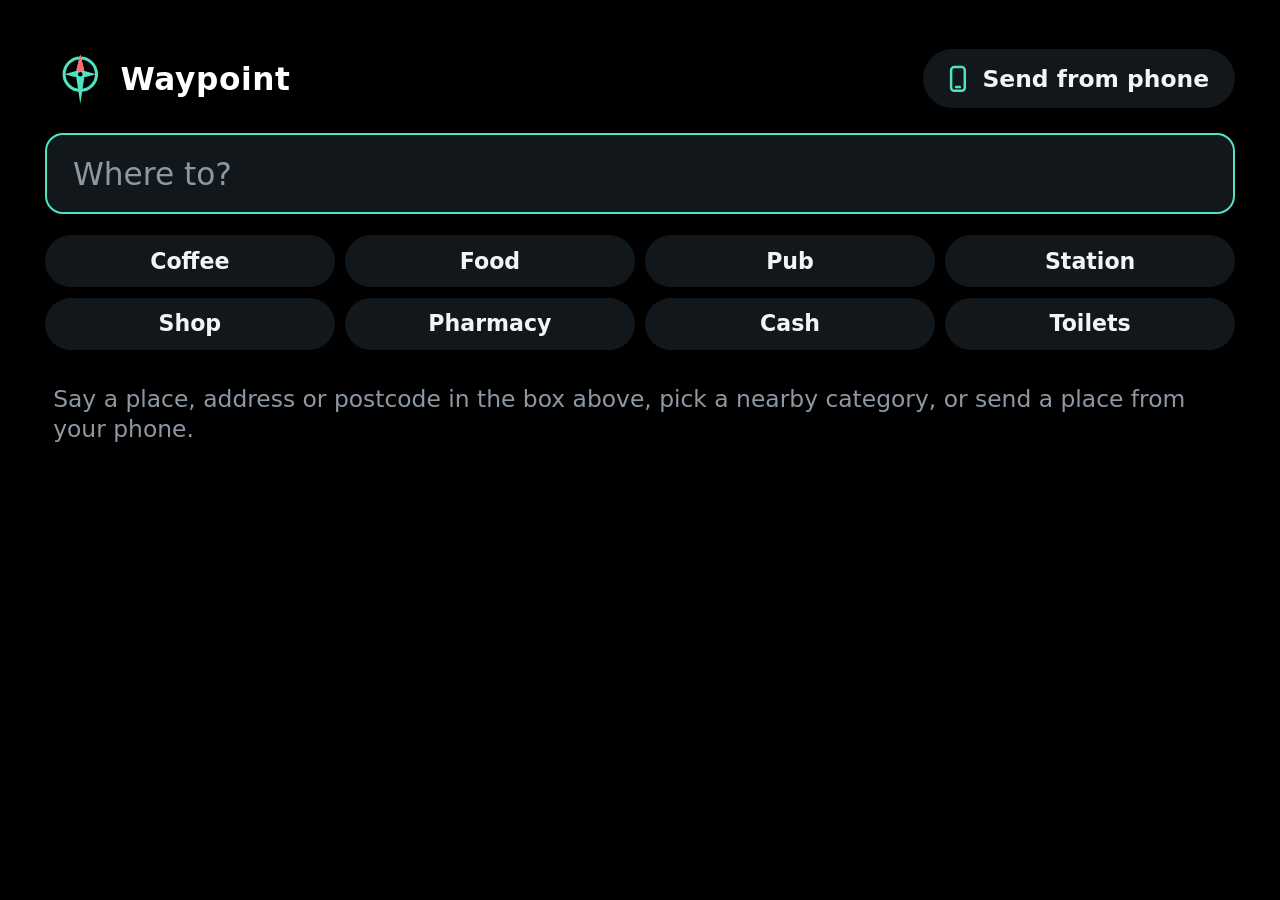
<file: index.html>
<!doctype html>
<html lang="en">
<head>
  <meta charset="utf-8">
  <meta name="viewport" content="width=device-width, initial-scale=1">
  <meta name="application-name" content="Waypoint">
  <meta name="theme-color" content="#000000">
  <!-- Only the site name (never the address, which may hold your backup key) is sent to other sites. -->
  <meta name="referrer" content="strict-origin-when-cross-origin">
  <title>Waypoint</title>
  <link rel="icon" href="icons/favicon.svg" type="image/svg+xml">
  <link rel="apple-touch-icon" href="icons/apple-touch-icon.png">
  <link rel="stylesheet" href="style.css">
</head>
<body>
  <div id="app" class="app-shell">

    <!-- ============ HOME ============ -->
    <section id="screen-home" class="screen" data-screen="home">
      <header class="home-head">
        <button class="brand wait" id="brand-btn" data-action="loc" aria-label="Waypoint. Location: finding you. Select for details.">
          <svg class="brand-mark" viewBox="0 0 64 64" aria-hidden="true"><use href="#logo"/></svg>
          <span class="brand-name">Waypoint</span>
        </button>
        <button class="icon-btn" data-action="phone" aria-label="Send a place from your phone">
          <svg viewBox="0 0 24 24" aria-hidden="true"><rect x="6.5" y="2.5" width="11" height="19" rx="2.5" fill="none" stroke="currentColor" stroke-width="2"/><path d="M10.5 18.5h3" stroke="currentColor" stroke-width="2" stroke-linecap="round"/></svg>
          <span>Send from phone</span>
        </button>
      </header>

      <form id="search-form" class="search" autocomplete="off">
        <label for="search-input" class="sr-only">Where to?</label>
        <input id="search-input" type="search" enterkeyhint="search"
               placeholder="Where to?" aria-label="Where to?">
      </form>

      <div class="chips" id="chips" aria-label="Nearby"></div>

      <div class="scroll" id="home-lists">
        <h2 class="section-label" id="fav-label" hidden>Saved</h2>
        <div id="fav-list" class="list"></div>
        <h2 class="section-label" id="recent-label" hidden>Recent</h2>
        <div id="recent-list" class="list"></div>
        <p id="home-empty" class="hint">Say a place, address or postcode in the box above, pick a nearby category, or send a place from your phone.</p>
      </div>
    </section>

    <!-- ============ RESULTS ============ -->
    <section id="screen-results" class="screen" data-screen="results" hidden>
      <div class="topbar">
        <button class="back" data-action="back" aria-label="Back">‹</button>
        <form id="research-form" class="search grow" autocomplete="off">
          <input id="research-input" type="search" enterkeyhint="search" aria-label="Search again" placeholder="Search again">
        </form>
      </div>
      <p id="results-heard" class="heard" hidden></p>
      <div class="scroll">
        <p id="results-status" class="hint"></p>
        <div id="results-list" class="list"></div>
      </div>
    </section>

    <!-- ============ SEND FROM PHONE ============ -->
    <section id="screen-phone" class="screen" data-screen="phone" hidden>
      <div class="topbar">
        <button class="back" data-action="back" aria-label="Back">‹</button>
        <h1 class="title">Send from phone</h1>
      </div>
      <div class="phone-body">
        <p class="hint">On your phone, open</p>
        <p id="phone-url" class="phone-url"></p>
        <p class="hint">and enter this code:</p>
        <p id="phone-code" class="phone-code"></p>
        <p id="phone-status" class="phone-status"><span class="dot"></span><span id="phone-status-text">Connecting…</span></p>
      </div>
      <div class="actions">
        <button class="btn" data-action="newcode">New code</button>
      </div>
    </section>

    <!-- ============ LOCATION HELP ============ -->
    <section id="screen-loc" class="screen" data-screen="loc" hidden>
      <div class="topbar">
        <button class="back" data-action="back" aria-label="Back">‹</button>
        <h1 class="title">Status</h1>
      </div>
      <div class="scroll" tabindex="0" aria-label="Location details and help">
        <dl id="loc-info" class="kv"></dl>
        <div class="help">
          <p><b>Never finds you?</b> On your iPhone check:</p>
          <ol>
            <li>Settings → Privacy &amp; Security → <b>Location Services</b> on</li>
            <li>Settings → Apps → <b>Meta AI</b> → Location → <b>Always</b>, and <b>Precise Location</b> on</li>
            <li>Settings → Apps → Meta AI → <b>Background App Refresh</b> on</li>
            <li>Bluetooth on, and the Meta AI app open in the background</li>
          </ol>
          <p>Then press Try again. Sending a place from the phone page also passes over your phone's location, so you can start a route either way.</p>
        </div>
      </div>
      <div class="actions">
        <button class="btn primary" data-action="locretry">Try again</button>
      </div>
    </section>

    <!-- ============ PREVIEW ============ -->
    <section id="screen-preview" class="screen" data-screen="preview" hidden>
      <div class="topbar">
        <button class="back" data-action="back" aria-label="Back">‹</button>
        <h1 class="title">Route</h1>
      </div>
      <div class="preview-body">
        <h2 id="pv-name" class="pv-name"></h2>
        <p id="pv-addr" class="pv-addr"></p>
        <div class="pv-stats">
          <div><span id="pv-time" class="big">–</span><span class="small">walk</span></div>
          <div><span id="pv-dist" class="big">–</span><span class="small">distance</span></div>
          <div><span id="pv-eta" class="big">–</span><span class="small">arrive</span></div>
        </div>
        <p id="pv-status" class="hint"></p>
      </div>
      <div class="actions">
        <button id="btn-go" class="btn primary" data-action="go" disabled>Go</button>
        <button id="btn-save" class="btn" data-action="save">☆ Save</button>
      </div>
    </section>

    <!-- ============ NAVIGATE ============ -->
    <section id="screen-nav" class="screen nav" data-screen="nav" hidden>
      <button id="nav-focus" class="nav-focus" aria-label="Navigation. Select for options."></button>
      <div class="instr" id="instr">
        <svg id="instr-icon" class="instr-icon" viewBox="0 0 100 100" aria-hidden="true"></svg>
        <div class="instr-text">
          <div id="instr-dist" class="instr-dist">–</div>
          <div id="instr-street" class="instr-street">Finding you…</div>
        </div>
      </div>
      <div id="peek-tag" class="peek-tag" hidden></div>
      <div class="map-wrap">
        <canvas id="map" aria-hidden="true"></canvas>
        <div id="gps-warn" class="gps-warn" hidden>Weak GPS</div>
      </div>
      <div class="navbar">
        <span id="nav-remaining">–</span>
        <span id="nav-eta">–</span>
      </div>

      <div id="nav-menu" class="menu" hidden>
        <div class="menu-card">
          <button class="btn" data-action="resume">Resume</button>
          <button class="btn" data-action="voice" id="btn-voice">Voice: On</button>
          <button class="btn" data-action="reroute">Re-plan route</button>
          <button class="btn danger" data-action="end">End route</button>
        </div>
      </div>
    </section>

    <!-- ============ ARRIVED ============ -->
    <section id="screen-arrive" class="screen arrive" data-screen="arrive" hidden>
      <svg class="arrive-mark" viewBox="0 0 100 100" aria-hidden="true">
        <circle cx="50" cy="50" r="40" fill="none" stroke="currentColor" stroke-width="6"/>
        <path d="M32 51 l12 12 l24 -26" fill="none" stroke="currentColor" stroke-width="8" stroke-linecap="round" stroke-linejoin="round"/>
      </svg>
      <h1 class="arrive-title">Land ahoy!</h1>
      <p id="arrive-name" class="pv-addr"></p>
      <div class="actions">
        <button class="btn primary" data-action="done">Done</button>
      </div>
    </section>

    <div id="toast" class="toast" role="status" aria-live="polite" hidden></div>
  </div>

  <!-- Logo: a compass rose whose south point is a map pin -->
  <svg width="0" height="0" style="position:absolute" aria-hidden="true">
    <symbol id="logo" viewBox="0 0 64 64">
      <circle cx="32" cy="26" r="19" fill="none" stroke="currentColor" stroke-width="3.6"/>
      <path fill="currentColor" fill-rule="evenodd" d="M32 3L36.6 21.4 32 26 27.4 21.4ZM32 26L36.6 30.6 32 61 27.4 30.6ZM32 26L36 22 50.5 26 36 30ZM32 26L28 22 13.5 26 28 30ZM34.7 26a2.7 2.7 0 1 0-5.4 0a2.7 2.7 0 1 0 5.4 0Z"/>
      <path fill="#ff6b6b" d="M32 3L36.6 21.4 32 23.2 27.4 21.4Z"/>
    </symbol>
  </svg>

  <script src="config.js"></script>
  <script src="search.js"></script>
  <script src="app.js"></script>
</body>
</html>
</file>
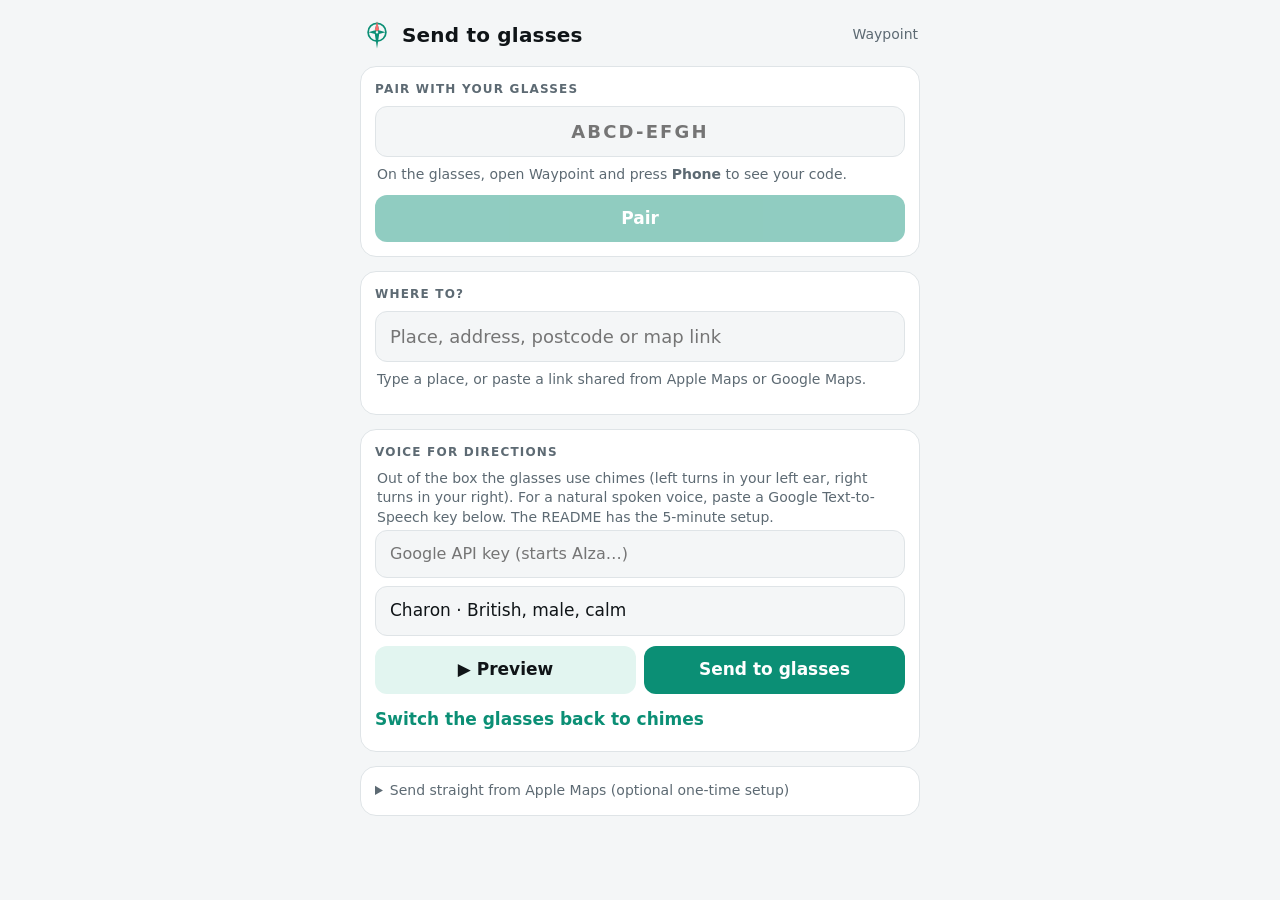
<file: send.html>
<!doctype html>
<html lang="en">
<head>
  <meta charset="utf-8">
  <meta name="viewport" content="width=device-width, initial-scale=1, viewport-fit=cover">
  <meta name="apple-mobile-web-app-capable" content="yes">
  <meta name="apple-mobile-web-app-title" content="Waypoint">
  <meta name="apple-mobile-web-app-status-bar-style" content="black-translucent">
  <meta name="theme-color" content="#0b1012">
  <title>Waypoint – Send to glasses</title>
  <link rel="icon" href="icons/favicon.svg" type="image/svg+xml">
  <link rel="apple-touch-icon" href="icons/apple-touch-icon.png">
  <style>
    :root {
      --bg: #f4f6f7; --card: #ffffff; --text: #0f1417; --dim: #5d6a73; --line: #dfe4e7;
      --accent: #0b8f75; --accent-ink: #ffffff; --accent-soft: #e2f5f0; --warn: #b06a00;
      --radius: 16px;
    }
    @media (prefers-color-scheme: dark) {
      :root:not([data-theme="light"]) {
        --bg: #0b1012; --card: #151c20; --text: #eef2f4; --dim: #8d9aa3; --line: #243037;
        --accent: #4fe3c1; --accent-ink: #00110c; --accent-soft: #10302a; --warn: #ffb547;
      }
    }
    * { box-sizing: border-box; }
    [hidden] { display: none !important; }
    html { -webkit-text-size-adjust: 100%; }
    body {
      margin: 0; background: var(--bg); color: var(--text);
      font: 17px/1.4 system-ui, -apple-system, "Segoe UI", Roboto, sans-serif;
      padding: max(16px, env(safe-area-inset-top)) 16px max(24px, env(safe-area-inset-bottom));
    }
    main { max-width: 560px; margin: 0 auto; display: flex; flex-direction: column; gap: 14px; }
    header { display: flex; align-items: center; gap: 10px; padding: 4px 2px 2px; }
    header svg { width: 30px; height: 30px; color: var(--accent); flex: none; }
    header h1 { font-size: 20px; margin: 0; letter-spacing: 0.01em; }
    header span { color: var(--dim); font-size: 14px; margin-left: auto; }

    .card { background: var(--card); border: 1px solid var(--line); border-radius: var(--radius); padding: 14px; }
    .label { font-size: 12px; font-weight: 600; letter-spacing: 0.1em; text-transform: uppercase; color: var(--dim); margin: 0 0 8px; }

    .pair-row { display: flex; align-items: center; gap: 10px; }
    .pair-code { font-size: 20px; font-weight: 700; letter-spacing: 0.08em; font-variant-numeric: tabular-nums; }
    .pill { display: inline-flex; align-items: center; gap: 6px; font-size: 13px; color: var(--dim); }
    .pill::before { content: ""; width: 8px; height: 8px; border-radius: 50%; background: var(--accent); }
    .link-btn { margin-left: auto; background: none; border: 0; color: var(--accent); font: inherit; font-weight: 600; padding: 6px; cursor: pointer; }

    input[type=text], input[type=search], input[type=password] {
      width: 100%; font: inherit; font-size: 18px; color: var(--text);
      background: var(--bg); border: 1.5px solid var(--line); border-radius: 12px;
      padding: 12px 14px; outline: none; -webkit-appearance: none; appearance: none;
    }
    input:focus, select:focus { border-color: var(--accent); }
    select {
      width: 100%; font: inherit; font-size: 17px; color: var(--text); margin-top: 8px;
      background: var(--bg); border: 1.5px solid var(--line); border-radius: 12px; padding: 12px 14px; -webkit-appearance: none; appearance: none;
    }
    #tts-key { margin-top: 2px; font-size: 16px; }
    #code-input { text-transform: uppercase; letter-spacing: 0.12em; font-weight: 700; text-align: center; }
    .row { display: flex; gap: 8px; margin-top: 10px; }
    .btn {
      flex: 1; border: 0; border-radius: 12px; padding: 12px 14px; font: inherit; font-weight: 650;
      background: var(--accent); color: var(--accent-ink); cursor: pointer;
    }
    .btn.secondary { background: var(--accent-soft); color: var(--text); }
    .btn:disabled { opacity: 0.45; }

    .hint { color: var(--dim); font-size: 14px; margin: 8px 2px 0; }
    .results { list-style: none; margin: 10px 0 0; padding: 0; display: flex; flex-direction: column; }
    .results li + li { border-top: 1px solid var(--line); }
    .res {
      width: 100%; display: flex; align-items: center; gap: 12px; text-align: left;
      background: none; border: 0; padding: 12px 4px; font: inherit; color: inherit; cursor: pointer;
    }
    .res .t { flex: 1; min-width: 0; }
    .res .n { display: block; font-weight: 650; white-space: nowrap; overflow: hidden; text-overflow: ellipsis; }
    .res .s { display: block; color: var(--dim); font-size: 14px; white-space: nowrap; overflow: hidden; text-overflow: ellipsis; }
    .res .d { color: var(--dim); font-size: 14px; flex: none; }
    .res .go { flex: none; font-size: 14px; font-weight: 700; color: var(--accent); }
    .res:active { background: var(--accent-soft); border-radius: 10px; }

    .toast {
      position: fixed; left: 50%; bottom: max(24px, env(safe-area-inset-bottom)); transform: translateX(-50%);
      background: var(--text); color: var(--bg); padding: 12px 18px; border-radius: 999px;
      font-weight: 600; font-size: 15px; box-shadow: 0 6px 24px rgba(0,0,0,0.2); max-width: calc(100% - 32px);
    }
    .toast[hidden] { display: none; }
    details summary { cursor: pointer; color: var(--dim); font-size: 14px; }
    details ol { padding-left: 20px; color: var(--dim); font-size: 14px; margin: 8px 0 0; }
    details code { font-size: 12px; word-break: break-all; color: var(--text); }
  </style>
</head>
<body>
<main>
  <header>
    <svg viewBox="0 0 64 64" aria-hidden="true">
      <circle cx="32" cy="26" r="19" fill="none" stroke="currentColor" stroke-width="3.6"/>
      <path fill="currentColor" fill-rule="evenodd" d="M32 3L36.6 21.4 32 26 27.4 21.4ZM32 26L36.6 30.6 32 61 27.4 30.6ZM32 26L36 22 50.5 26 36 30ZM32 26L28 22 13.5 26 28 30ZM34.7 26a2.7 2.7 0 1 0-5.4 0a2.7 2.7 0 1 0 5.4 0Z"/>
      <path fill="#ff6b6b" d="M32 3L36.6 21.4 32 23.2 27.4 21.4Z"/>
    </svg>
    <h1>Send to glasses</h1>
    <span>Waypoint</span>
  </header>

  <!-- Pairing -->
  <section class="card" id="pair-card">
    <div id="pair-set" hidden>
      <div class="pair-row">
        <div>
          <div class="label" style="margin:0">Paired with glasses</div>
          <div class="pair-code" id="pair-code"></div>
        </div>
        <button class="link-btn" id="pair-change">Change</button>
      </div>
    </div>
    <div id="pair-new" hidden>
      <p class="label">Pair with your glasses</p>
      <input id="code-input" type="text" inputmode="text" autocomplete="off" autocapitalize="characters" spellcheck="false" maxlength="9" placeholder="ABCD-EFGH">
      <p class="hint">On the glasses, open Waypoint and press <b>Phone</b> to see your code.</p>
      <div class="row"><button class="btn" id="pair-save" disabled>Pair</button></div>
    </div>
  </section>

  <!-- Search -->
  <section class="card">
    <p class="label">Where to?</p>
    <form id="form" autocomplete="off">
      <input id="q" type="search" enterkeyhint="search" placeholder="Place, address, postcode or map link" autocomplete="off" autocorrect="off" spellcheck="false">
    </form>
    <p class="hint" id="status">Type a place, or paste a link shared from Apple Maps or Google Maps.</p>
    <ul class="results" id="results"></ul>
    <div class="row" id="text-row" hidden><button class="btn secondary" id="send-text">Let the glasses search for this text</button></div>
  </section>

  <section class="card" id="voice-card">
    <p class="label">Voice for directions</p>
    <p class="hint" style="margin-top:0">Out of the box the glasses use chimes (left turns in your left ear, right turns in your right). For a natural spoken voice, paste a Google Text-to-Speech key below. The README has the 5-minute setup.</p>
    <input id="tts-key" type="password" placeholder="Google API key (starts AIza…)" autocomplete="off" autocapitalize="off" spellcheck="false">
    <select id="tts-voice" aria-label="Voice">
      <option value="en-GB-Chirp3-HD-Charon">Charon · British, male, calm</option>
      <option value="en-GB-Chirp3-HD-Fenrir">Fenrir · British, male, bright</option>
      <option value="en-GB-Chirp3-HD-Orus">Orus · British, male, deep</option>
      <option value="en-GB-Chirp3-HD-Algenib">Algenib · British, male, warm</option>
      <option value="en-GB-Chirp3-HD-Kore">Kore · British, female, clear</option>
      <option value="en-GB-Chirp3-HD-Aoede">Aoede · British, female, light</option>
      <option value="en-GB-Chirp3-HD-Leda">Leda · British, female, young</option>
      <option value="en-GB-Chirp3-HD-Despina">Despina · British, female, smooth</option>
      <option value="en-GB-Neural2-B">Neural2 B · British, male (classic)</option>
      <option value="en-GB-Neural2-C">Neural2 C · British, female (classic)</option>
    </select>
    <div class="row">
      <button class="btn secondary" id="tts-preview">▶ Preview</button>
      <button class="btn" id="tts-send">Send to glasses</button>
    </div>
    <p class="hint" id="tts-status"></p>
    <button class="link-btn" id="tts-remove" style="margin-left:0;padding-left:0">Switch the glasses back to chimes</button>
  </section>

  <section class="card" id="recent-card" hidden>
    <p class="label">Sent recently</p>
    <ul class="results" id="recent"></ul>
  </section>

  <section class="card">
    <details>
      <summary>Send straight from Apple Maps (optional one-time setup)</summary>
      <ol>
        <li>Open the <b>Shortcuts</b> app, tap <b>+</b>, and name it <b>Send to Waypoint</b>.</li>
        <li>Tap the <b>i</b> (or the settings icon), turn on <b>Show in Share Sheet</b>, and set it to receive <b>Locations</b>.</li>
        <li>Add <b>Get Details of Locations</b> → <b>Latitude</b> (from Shortcut Input). Add it again for <b>Longitude</b>, and again for <b>Name</b>.</li>
        <li>Add <b>URL Encode</b> on the <b>Name</b> result.</li>
        <li>Add <b>Open URLs</b> with this text, dropping in the three results where shown:<br>
          <code id="shortcut-url"></code></li>
        <li>In Apple Maps, tap a place → <b>Share</b> → <b>Send to Waypoint</b>, then tap <b>Send</b>.</li>
      </ol>
    </details>
  </section>
</main>
<div class="toast" id="toast" role="status" aria-live="polite" hidden></div>

<script src="config.js"></script>
<script src="search.js"></script>
<script>
(() => {
  'use strict';
  const CFG = window.WAYPOINT_CONFIG || {};
  const RELAY = String(CFG.RELAY_URL || 'https://ntfy.sh').replace(/\/+$/, '');
  const $ = (id) => document.getElementById(id);
  const esc = (s) => String(s ?? '').replace(/[&<>"']/g, (c) => ({ '&': '&amp;', '<': '&lt;', '>': '&gt;', '"': '&quot;', "'": '&#39;' }[c]));
  const store = {
    get(k, d) { try { const v = localStorage.getItem('wps.' + k); return v ? JSON.parse(v) : d; } catch { return d; } },
    set(k, v) { try { localStorage.setItem('wps.' + k, JSON.stringify(v)); } catch {} },
  };
  const metric = CFG.UNITS !== 'imperial';
  const fmtDist = (m) => {
    if (!Number.isFinite(m)) return '';
    if (!metric) { const mi = m / 1609.344; return mi < 0.2 ? Math.round(m * 1.0936 / 10) * 10 + ' yd' : mi.toFixed(mi < 10 ? 1 : 0) + ' mi'; }
    return m < 1000 ? Math.round(m / 10) * 10 + ' m' : (m / 1000).toFixed(m < 10000 ? 1 : 0) + ' km';
  };

  let toastT;
  function toast(msg, ms = 2600) { const t = $('toast'); t.textContent = msg; t.hidden = false; clearTimeout(toastT); toastT = setTimeout(() => { t.hidden = true; }, ms); }

  // ---------- pairing
  const cleanCode = (s) => String(s || '').toUpperCase().replace(/[^0-9A-Z]/g, '');
  let code = store.get('code', '');
  function renderPair() {
    $('pair-set').hidden = !code;
    $('pair-new').hidden = !!code;
    if (code) $('pair-code').textContent = code.slice(0, 4) + '-' + code.slice(4);
  }
  $('code-input').addEventListener('input', (e) => {
    const c = cleanCode(e.target.value).slice(0, 8);
    e.target.value = c.length > 4 ? c.slice(0, 4) + '-' + c.slice(4) : c;
    $('pair-save').disabled = c.length !== 8;
  });
  $('pair-save').addEventListener('click', () => {
    code = cleanCode($('code-input').value).slice(0, 8);
    if (code.length !== 8) return;
    store.set('code', code);
    renderPair();
    send({ q: '', ping: true }, true).then((ok) => toast(ok ? 'Paired. Now pick a place.' : 'Saved, but the glasses relay didn’t answer.'));
    $('q').focus();
  });
  $('pair-change').addEventListener('click', () => { code = ''; store.set('code', ''); $('code-input').value = ''; $('pair-save').disabled = true; renderPair(); $('code-input').focus(); });

  // ---------- sending
  async function send(payload, silent = false, noCache = false) {
    if (!code) { toast('Pair with your glasses first'); $('code-input').focus(); return false; }
    try {
      const body = Object.assign({ v: 1 }, payload);
      if (near && !noCache) body.from = { lat: +near.lat.toFixed(6), lon: +near.lon.toFixed(6), acc: Math.round(near.acc || 50) };
      // noCache: delivered only to glasses that are listening right now, never stored on the relay
      const res = await fetch(`${RELAY}/waypoint-${code.toLowerCase()}${noCache ? '?cache=no' : ''}`, { method: 'POST', body: JSON.stringify(body) });
      if (!res.ok) throw new Error('HTTP ' + res.status);
      if (!silent) {
        toast('Sent to glasses ✓');
        if (navigator.vibrate) navigator.vibrate(30);
      }
      return true;
    } catch (e) {
      toast('Couldn’t send: ' + e.message, 4000);
      return false;
    }
  }

  async function sendPlace(p) {
    const ok = await send({ name: p.name, sub: p.sub || '', lat: +p.lat.toFixed(6), lon: +p.lon.toFixed(6) });
    if (!ok) return;
    const r = [{ name: p.name, sub: p.sub || '', lat: p.lat, lon: p.lon }, ...store.get('recent', []).filter((x) => Math.abs(x.lat - p.lat) > 1e-4 || Math.abs(x.lon - p.lon) > 1e-4)].slice(0, 6);
    store.set('recent', r);
    renderRecent();
  }

  // ---------- results
  function resultItem(p, near) {
    const li = document.createElement('li');
    const d = near ? fmtDist(Number.isFinite(p.dist) ? p.dist : WPSearch.distM(near, p)) : '';
    li.innerHTML = `<button class="res"><span class="t"><span class="n">${esc(p.name)}</span>` +
      (p.sub ? `<span class="s">${esc(p.sub)}</span>` : '') + `</span>` +
      (d ? `<span class="d">${esc(d)}</span>` : '') + `<span class="go">Send</span></button>`;
    li.firstChild.addEventListener('click', () => sendPlace(p));
    return li;
  }

  function renderRecent() {
    const r = store.get('recent', []);
    $('recent-card').hidden = !r.length;
    $('recent').replaceChildren(...r.map((p) => resultItem(p, near)));
  }

  // ---------- location (for "near me" ranking)
  let near = null;
  let locAsked = false;
  function askLocation() {
    if (locAsked || !('geolocation' in navigator)) return;
    locAsked = true;
    navigator.geolocation.getCurrentPosition((pos) => { near = { lat: pos.coords.latitude, lon: pos.coords.longitude, acc: pos.coords.accuracy }; renderRecent(); },
      () => {}, { timeout: 10000, maximumAge: 300000 });
  }

  // ---------- search
  let seq = 0, timer = null;
  async function run(text, full) {
    const my = ++seq;
    text = String(text || '').trim();
    $('text-row').hidden = true;
    if (!text) { $('results').replaceChildren(); $('status').textContent = 'Type a place, or paste a link shared from Apple Maps or Google Maps.'; return; }

    const link = WPSearch.parseMapLink(text);
    if (link && link.short) {
      $('results').replaceChildren();
      $('status').textContent = link.apple
        ? 'That’s a short Apple Maps link, which can’t be opened here. Use the Send to Waypoint shortcut below, or type the place name.'
        : 'Short Google links can’t be opened here. In Google Maps, copy the place’s address and paste that instead.';
      return;
    }
    if (link && Number.isFinite(link.lat)) {
      $('status').textContent = 'Place from your link:';
      $('results').replaceChildren(resultItem(link, near));
      return;
    }
    if (link && link.text) text = link.text;

    $('status').textContent = 'Searching…';
    try {
      let list;
      if (full) { const res = await WPSearch.find(text, near); list = res.results; }
      else list = await WPSearch.live(text, near);
      if (my !== seq) return;
      $('results').replaceChildren(...list.map((p) => resultItem(p, near)));
      $('status').textContent = list.length ? 'Tap a place to send it to your glasses.' : 'No matches yet — keep typing, or press Search.';
      $('text-row').hidden = false;
    } catch (e) {
      if (my !== seq) return;
      $('status').textContent = 'Search failed: ' + e.message;
      $('text-row').hidden = false;
    }
  }

  $('q').addEventListener('focus', askLocation, { once: true });
  $('q').addEventListener('input', (e) => { clearTimeout(timer); timer = setTimeout(() => run(e.target.value, false), 350); });
  $('form').addEventListener('submit', (e) => { e.preventDefault(); clearTimeout(timer); $('q').blur(); run($('q').value, true); });
  $('send-text').addEventListener('click', () => { const t = $('q').value.trim(); if (t) send({ q: t }); });

  // ---------- natural voice
  const ttsKey = $('tts-key'), ttsVoice = $('tts-voice'), ttsStatus = $('tts-status');
  ttsKey.value = store.get('ttsKey', '');
  ttsVoice.value = store.get('ttsVoice', 'en-GB-Chirp3-HD-Charon');
  ttsVoice.addEventListener('change', () => store.set('ttsVoice', ttsVoice.value));
  ttsKey.addEventListener('change', () => store.set('ttsKey', ttsKey.value.trim()));
  let previewAudio = null;
  $('tts-preview').addEventListener('click', async () => {
    const key = ttsKey.value.trim();
    if (!key) { ttsStatus.textContent = 'Paste your Google API key first.'; ttsKey.focus(); return; }
    ttsStatus.textContent = 'Fetching a sample…';
    try {
      const r = await fetch('https://texttospeech.googleapis.com/v1/text:synthesize?key=' + encodeURIComponent(key), {
        method: 'POST', headers: { 'Content-Type': 'application/json' },
        body: JSON.stringify({ input: { text: 'In 60 metres, turn left onto Regent Street.' },
          voice: { languageCode: ttsVoice.value.split('-').slice(0, 2).join('-'), name: ttsVoice.value },
          audioConfig: { audioEncoding: 'MP3', speakingRate: 1.05 } }),
      });
      const j = await r.json();
      if (!r.ok) throw new Error((j.error && j.error.message) || 'HTTP ' + r.status);
      if (previewAudio) previewAudio.pause();
      previewAudio = new Audio('data:audio/mpeg;base64,' + j.audioContent);
      await previewAudio.play();
      ttsStatus.textContent = 'Like it? Tap Send to glasses (with Waypoint open on them).';
      store.set('ttsKey', key);
    } catch (e) {
      ttsStatus.textContent = 'Google said: ' + e.message + (/referer|referrer/i.test(e.message) ? ' (check the website restriction on your key includes this page)' : '');
    }
  });
  $('tts-send').addEventListener('click', async () => {
    const key = ttsKey.value.trim();
    if (!key) { ttsStatus.textContent = 'Paste your Google API key first.'; ttsKey.focus(); return; }
    store.set('ttsKey', key);
    const ok = await send({ voiceKey: key, voiceName: ttsVoice.value }, true, true);
    ttsStatus.textContent = ok ? 'Sent. The glasses should say hello in the new voice. Nothing? Make sure Waypoint is open on them and send again.' : 'Couldn\u2019t send — check your connection.';
  });
  $('tts-remove').addEventListener('click', async () => {
    const ok = await send({ voiceKey: '' }, true, true);
    ttsStatus.textContent = ok ? 'The glasses are back on chimes.' : 'Couldn\u2019t send.';
  });

  // ---------- boot
  const here = location.origin + location.pathname;
  $('shortcut-url').textContent = here + '?lat=[Latitude]&lon=[Longitude]&name=[URL Encoded Text]';
  renderPair();
  renderRecent();
  const qs = new URLSearchParams(location.search);
  const qlat = parseFloat(qs.get('lat')), qlon = parseFloat(qs.get('lon'));
  const incoming = qs.get('text') || qs.get('url');
  if (Number.isFinite(qlat) && Number.isFinite(qlon)) {
    const p = { name: (qs.get('name') || 'Pinned location').trim(), sub: '', lat: qlat, lon: qlon };
    $('status').textContent = 'Place from Apple Maps:';
    $('results').replaceChildren(resultItem(p, near));
    history.replaceState(null, '', location.pathname);
  } else if (incoming) { $('q').value = incoming; askLocation(); run(incoming, true); history.replaceState(null, '', location.pathname); }
  else if (code) setTimeout(() => $('q').focus(), 300);
  if (code) askLocation();   // so the glasses can borrow the phone's position if they need it
})();
</script>
</body>
</html>
</file>
<file: style.css>
/* Waypoint — styled for the Meta Ray-Ban Display (600×600, additive light).
   Black = transparent to the wearer, so the canvas is pure black and only
   the information you need is lit. */

:root {
  --bg: #000;
  --text: #f2f5f7;
  --dim: #8d98a3;
  --accent: #4fe3c1;      /* aqua: bright on an additive display */
  --accent-ink: #00110c;
  --warn: #ffb547;
  --danger: #ff6b6b;
  --surface: #12171b;
  --surface-2: #1c2328;
  --line: #2a333a;
  --radius: 18px;
  --gutter: 5vmin;
  font-size: clamp(16px, 3.6vmin, 26px);
}

* { box-sizing: border-box; }

html, body, #app {
  inline-size: 100%;
  block-size: 100%;
}

body {
  margin: 0;
  background: var(--bg);
  color: var(--text);
  font-family: system-ui, -apple-system, "Segoe UI", Roboto, sans-serif;
  line-height: 1.3;
  overflow: hidden;
  -webkit-font-smoothing: antialiased;
}

.app-shell { position: relative; overflow: hidden; }

.screen {
  position: absolute;
  inset: 0;
  display: flex;
  flex-direction: column;
  padding: var(--gutter);
  gap: 0.8rem;
}
.screen[hidden] { display: none; }

.sr-only {
  position: absolute; width: 1px; height: 1px; overflow: hidden;
  clip: rect(0 0 0 0); white-space: nowrap;
}

button { font: inherit; color: inherit; }

:focus-visible {
  outline: 3px solid var(--accent);
  outline-offset: 2px;
}

/* ---------- brand (doubles as the location status button) ---------- */
:root { --ok: #4cd97b; }
.home-head { display: flex; align-items: center; gap: 0.6rem; }
.brand {
  display: inline-flex; align-items: center; gap: 0.5rem;
  color: var(--accent); background: transparent;
  border: 0; border-radius: 999px;
  padding: 0.25rem 0.9rem 0.25rem 0.3rem;
  cursor: pointer;
}
/* Location status is shown by the colour of the word "Waypoint":
   white = all good (or still finding you), red = a problem — select it for details. */
.brand .brand-name { transition: color 0.4s ease; }
.brand.bad .brand-name { color: var(--danger); }
.brand:focus-visible { outline: 3px solid var(--accent); outline-offset: 2px; }
.brand-mark { width: 2.1rem; height: 2.1rem; }
.brand-name { font-weight: 700; font-size: 1.2rem; letter-spacing: 0.02em; color: #ffffff; }

/* ---------- header buttons, chips ---------- */
.icon-btn {
  margin-left: auto;
  display: inline-flex; align-items: center; gap: 0.35rem;
  border: 0; border-radius: 999px;
  background: var(--surface);
  padding: 0.55rem 1rem 0.55rem 0.8rem;
  font-size: 0.9rem; font-weight: 600; color: var(--text); white-space: nowrap;
  cursor: pointer;
}
.icon-btn svg { width: 1.15rem; height: 1.15rem; color: var(--accent); }

.chips { display: grid; grid-template-columns: repeat(4, 1fr); gap: 0.4rem; }
.chip {
  border: 0; border-radius: 999px;
  background: var(--surface);
  padding: 0.45rem 0.2rem;
  font-size: 0.85rem; font-weight: 600;
  cursor: pointer;
  white-space: nowrap; overflow: hidden; text-overflow: ellipsis;
}
.chip:focus-visible { background: var(--surface-2); color: var(--accent); }

.heard { margin: -0.3rem 0.2rem 0; font-size: 0.85rem; color: var(--dim); }
.heard b { color: var(--text); font-weight: 600; }
.grow { flex: 1 1 auto; }
.topbar .search input { font-size: 1.05rem; padding: 0.5rem 0.9rem; }

/* ---------- location badge + help ---------- */
.kv .dot { width: 0.55rem; height: 0.55rem; border-radius: 50%; background: var(--warn); flex: none; }
.kv { display: grid; grid-template-columns: auto 1fr; gap: 0.3rem 0.8rem; margin: 0.2rem 0.2rem 0.6rem; font-size: 0.9rem; }
.kv dt { color: var(--dim); }
.kv dd { margin: 0; font-weight: 600; }
.help { background: var(--surface); border-radius: var(--radius); padding: 0.6rem 0.9rem; font-size: 0.8rem; }
.scroll:focus-visible { outline: 2px solid var(--line); border-radius: var(--radius); }
.help p { margin: 0.2rem 0; }
.help ol { margin: 0.3rem 0; padding-left: 1.2rem; }
.help li { margin: 0.15rem 0; }

/* ---------- phone pairing ---------- */
.phone-body { flex: 1 1 auto; display: flex; flex-direction: column; justify-content: center; align-items: center; text-align: center; gap: 0.2rem; }
.phone-body .hint { margin: 0.2rem; }
.phone-url { margin: 0; font-size: 1rem; font-weight: 600; color: var(--text); word-break: break-all; }
.phone-code { margin: 0.2rem 0 0.4rem; font-size: 2.8rem; font-weight: 800; letter-spacing: 0.08em; color: var(--accent); font-variant-numeric: tabular-nums; }
.phone-status { display: flex; align-items: center; gap: 0.45rem; font-size: 0.85rem; color: var(--dim); margin: 0.3rem 0 0; }
.phone-status .dot { width: 0.55rem; height: 0.55rem; border-radius: 50%; background: var(--warn); }
.phone-status.on .dot { background: var(--accent); }

/* ---------- search ---------- */
.search input {
  width: 100%;
  font: inherit;
  font-size: 1.2rem;
  color: var(--text);
  background: var(--surface);
  border: 2px solid var(--line);
  border-radius: var(--radius);
  padding: 0.7rem 1rem;
  outline: none;
}
.search input:focus { border-color: var(--accent); }
.search input::placeholder { color: var(--dim); }

/* ---------- lists ---------- */
.scroll {
  flex: 1 1 auto;
  min-height: 0;
  overflow-y: auto;
  scrollbar-width: none;
  padding: 3px; /* room for focus ring */
}
.scroll::-webkit-scrollbar { display: none; }

.section-label {
  margin: 0.6rem 0 0.35rem 0.2rem;
  font-size: 0.75rem;
  font-weight: 600;
  text-transform: uppercase;
  letter-spacing: 0.12em;
  color: var(--dim);
}

.list { display: flex; flex-direction: column; gap: 0.45rem; }

.item {
  display: flex;
  align-items: center;
  gap: 0.8rem;
  width: 100%;
  text-align: left;
  background: var(--surface);
  border: 0;
  border-radius: var(--radius);
  padding: 0.65rem 0.9rem;
  cursor: pointer;
}
.item:focus-visible { background: var(--surface-2); }
.item .ico {
  flex: 0 0 auto;
  width: 1.6rem; height: 1.6rem;
  color: var(--accent);
}
.item .txt { min-width: 0; flex: 1 1 auto; }
.item .name {
  display: block; font-weight: 600; font-size: 1.05rem;
  white-space: nowrap; overflow: hidden; text-overflow: ellipsis;
}
.item .sub {
  display: block; color: var(--dim); font-size: 0.82rem;
  white-space: nowrap; overflow: hidden; text-overflow: ellipsis;
}
.item .meta { flex: 0 0 auto; color: var(--dim); font-size: 0.85rem; }

.hint { color: var(--dim); font-size: 0.9rem; margin: 0.4rem 0.2rem; }

/* ---------- top bar ---------- */
.topbar { display: flex; align-items: center; gap: 0.6rem; }
.back {
  width: 2.4rem; height: 2.4rem;
  border-radius: 50%;
  border: 0;
  background: var(--surface);
  font-size: 1.6rem; line-height: 1;
  padding-bottom: 0.15rem;
  cursor: pointer;
}
.title { margin: 0; font-size: 1.15rem; font-weight: 600; }

/* ---------- preview ---------- */
.preview-body { flex: 1 1 auto; display: flex; flex-direction: column; justify-content: center; gap: 0.3rem; }
.pv-name { margin: 0; font-size: 1.55rem; line-height: 1.15; }
.pv-addr { margin: 0; color: var(--dim); font-size: 0.95rem; }
.pv-stats {
  display: grid; grid-template-columns: repeat(3, 1fr); gap: 0.5rem;
  margin-top: 1rem;
}
.pv-stats > div {
  background: var(--surface); border-radius: var(--radius);
  padding: 0.6rem; text-align: center;
  display: flex; flex-direction: column;
}
.big { font-size: 1.35rem; font-weight: 700; color: var(--accent); }
.small { font-size: 0.75rem; color: var(--dim); text-transform: uppercase; letter-spacing: 0.08em; }

.actions { display: flex; gap: 0.6rem; }
.btn {
  flex: 1 1 0;
  border: 0;
  border-radius: 999px;
  padding: 0.75rem 1rem;
  background: var(--surface-2);
  font-weight: 600;
  font-size: 1.05rem;
  cursor: pointer;
}
.btn.primary { background: var(--accent); color: var(--accent-ink); }
.btn.primary:disabled { background: var(--surface-2); color: var(--dim); }
.btn.danger { color: var(--danger); }

/* ---------- navigation ---------- */
.nav { gap: 0.5rem; }
.nav-focus {
  position: absolute; inset: 0;
  background: transparent; border: 0; opacity: 0;
  z-index: 0;
}
.nav-focus:focus-visible { outline: none; }
.instr, .map-wrap, .navbar, .peek-tag { position: relative; z-index: 1; pointer-events: none; }

.instr {
  display: flex; align-items: center; gap: 0.9rem;
  background: var(--surface);
  border-radius: var(--radius);
  padding: 0.7rem 0.9rem;
}
.instr.peek { outline: 2px dashed var(--dim); }
.instr.soon .instr-icon { color: #fff; }
.instr-icon {
  flex: 0 0 auto;
  width: 5.2rem; height: 5.2rem;
  color: var(--accent);
}
.instr-text { min-width: 0; }
.instr-dist { font-size: 2.3rem; font-weight: 800; line-height: 1; letter-spacing: -0.01em; }
.instr-street {
  font-size: 1.05rem; margin-top: 0.3rem;
  display: -webkit-box; -webkit-line-clamp: 2; -webkit-box-orient: vertical; overflow: hidden;
}
.peek-tag {
  align-self: center; margin-top: -0.2rem;
  font-size: 0.75rem; color: var(--dim);
  text-transform: uppercase; letter-spacing: 0.1em;
}

.map-wrap { flex: 1 1 auto; min-height: 0; }
#map { width: 100%; height: 100%; display: block; }
.gps-warn {
  position: absolute; top: 0.3rem; left: 0.3rem;
  font-size: 0.75rem; color: var(--warn);
  border: 1px solid var(--warn); border-radius: 999px; padding: 0.1rem 0.5rem;
}

.navbar {
  display: flex; justify-content: space-between;
  font-size: 1.05rem; font-weight: 600;
  padding: 0 0.3rem;
}
#nav-eta { color: var(--accent); }

.menu {
  position: absolute; inset: 0; z-index: 5;
  background: rgba(0,0,0,0.75);
  display: flex; align-items: center; justify-content: center;
  padding: var(--gutter);
}
.menu[hidden] { display: none; }
.menu-card { width: 100%; max-width: 22rem; display: flex; flex-direction: column; gap: 0.55rem; }

/* ---------- arrived ---------- */
.arrive { align-items: center; justify-content: center; text-align: center; }
.arrive-mark { width: 7rem; height: 7rem; color: var(--accent); }
.arrive-title { margin: 0.4rem 0 0; font-size: 1.8rem; }
.arrive .actions { width: 70%; margin-top: 1.4rem; }

/* ---------- toast ---------- */
.toast {
  position: absolute; left: 50%; bottom: var(--gutter);
  transform: translateX(-50%);
  max-width: 92%;
  background: var(--surface-2);
  border: 1px solid var(--line);
  border-radius: 999px;
  padding: 0.45rem 1rem;
  font-size: 0.9rem;
  z-index: 10;
  text-align: center;
}
.toast[hidden] { display: none; }
/* During navigation, messages sit just under the instruction card, clear of the stats. */
.toast.on-nav { bottom: auto; top: calc(var(--gutter) + 7.6rem); font-size: 0.85rem; }
input[type=search]::-webkit-search-cancel-button { display: none; -webkit-appearance: none; }
</file>
